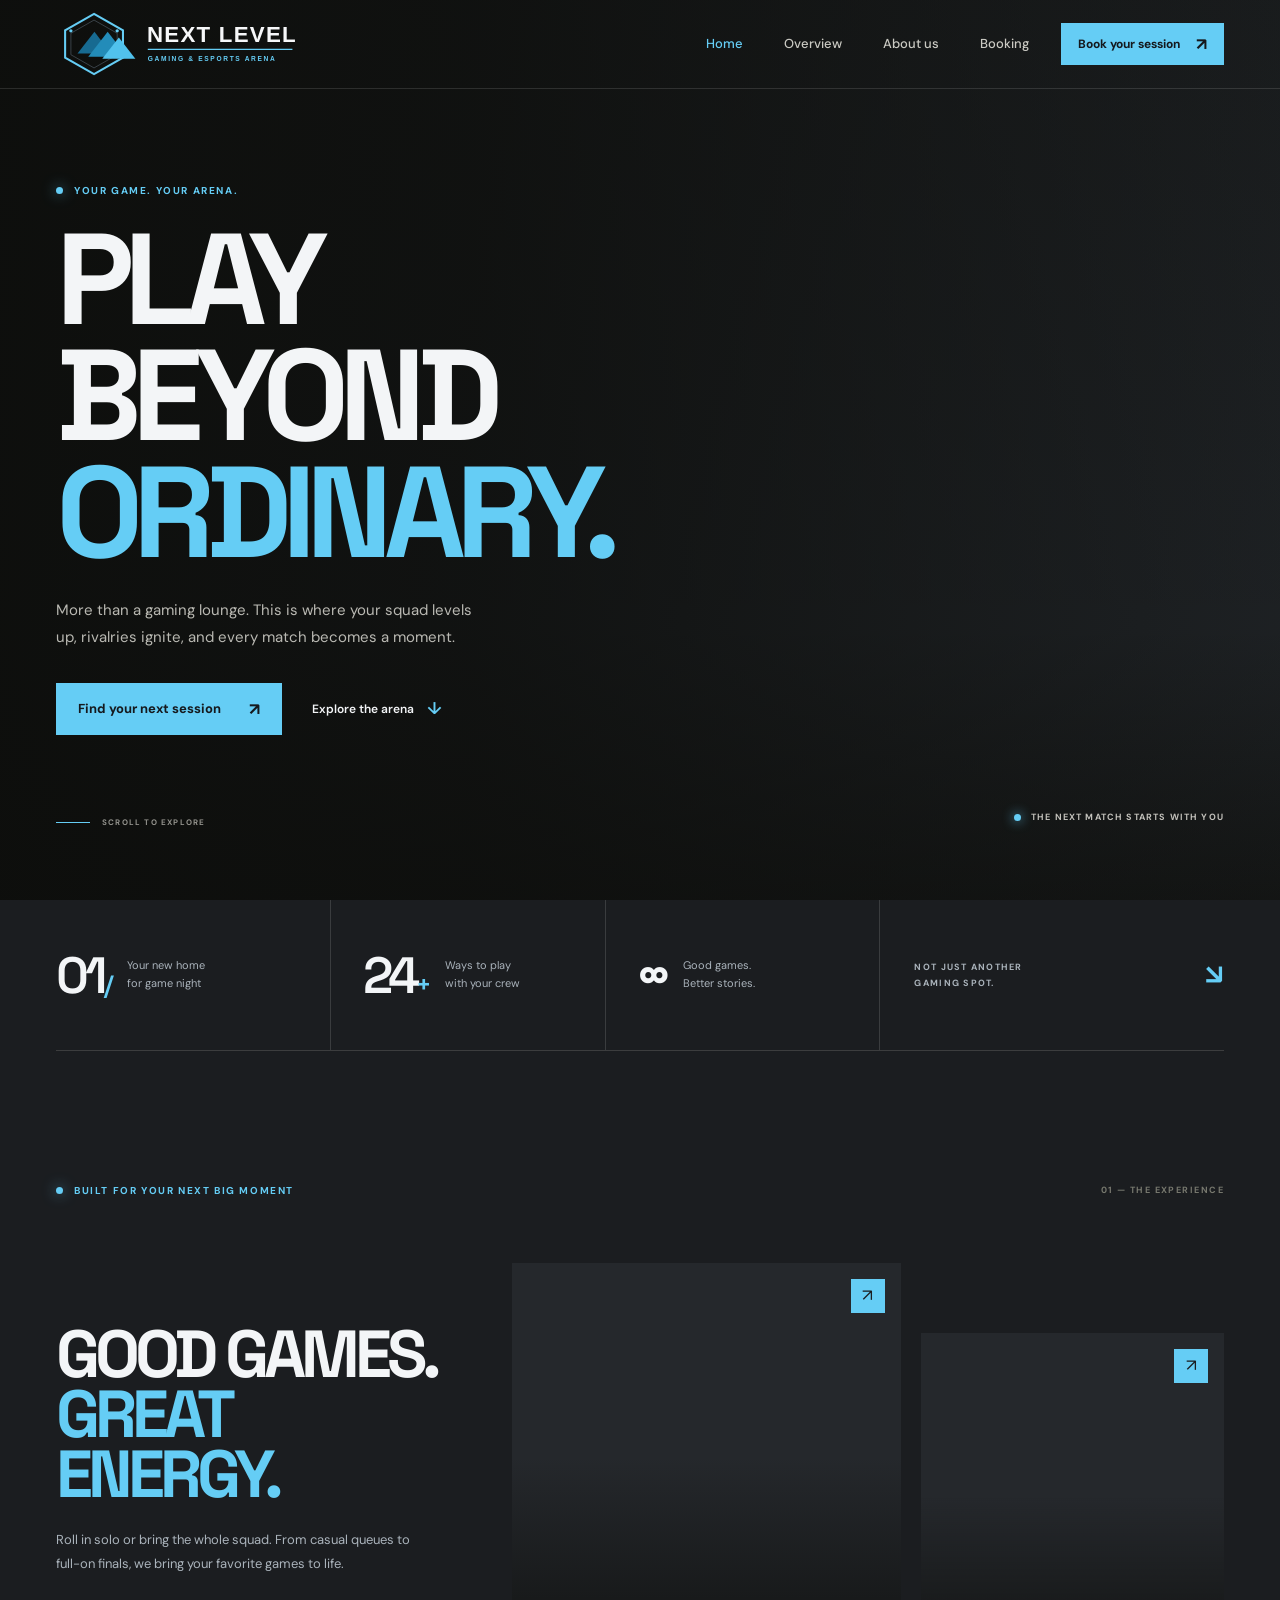
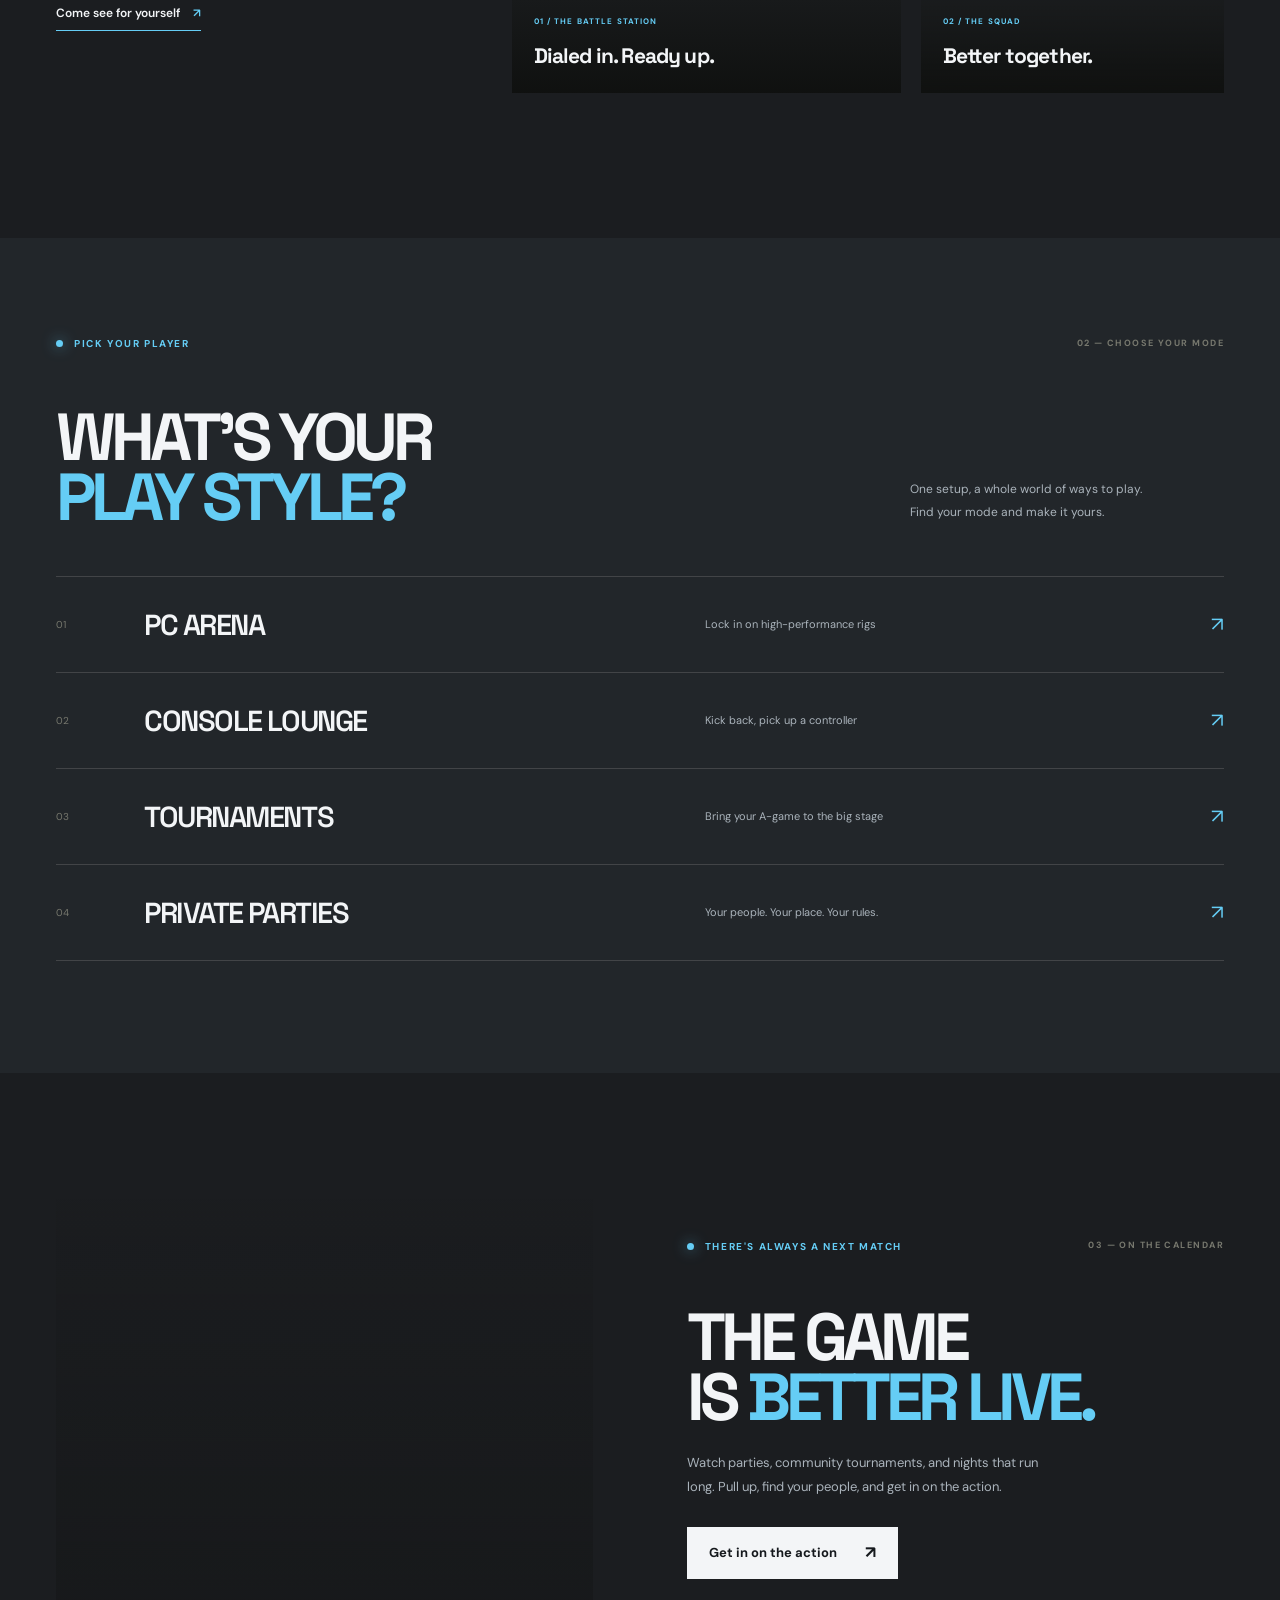
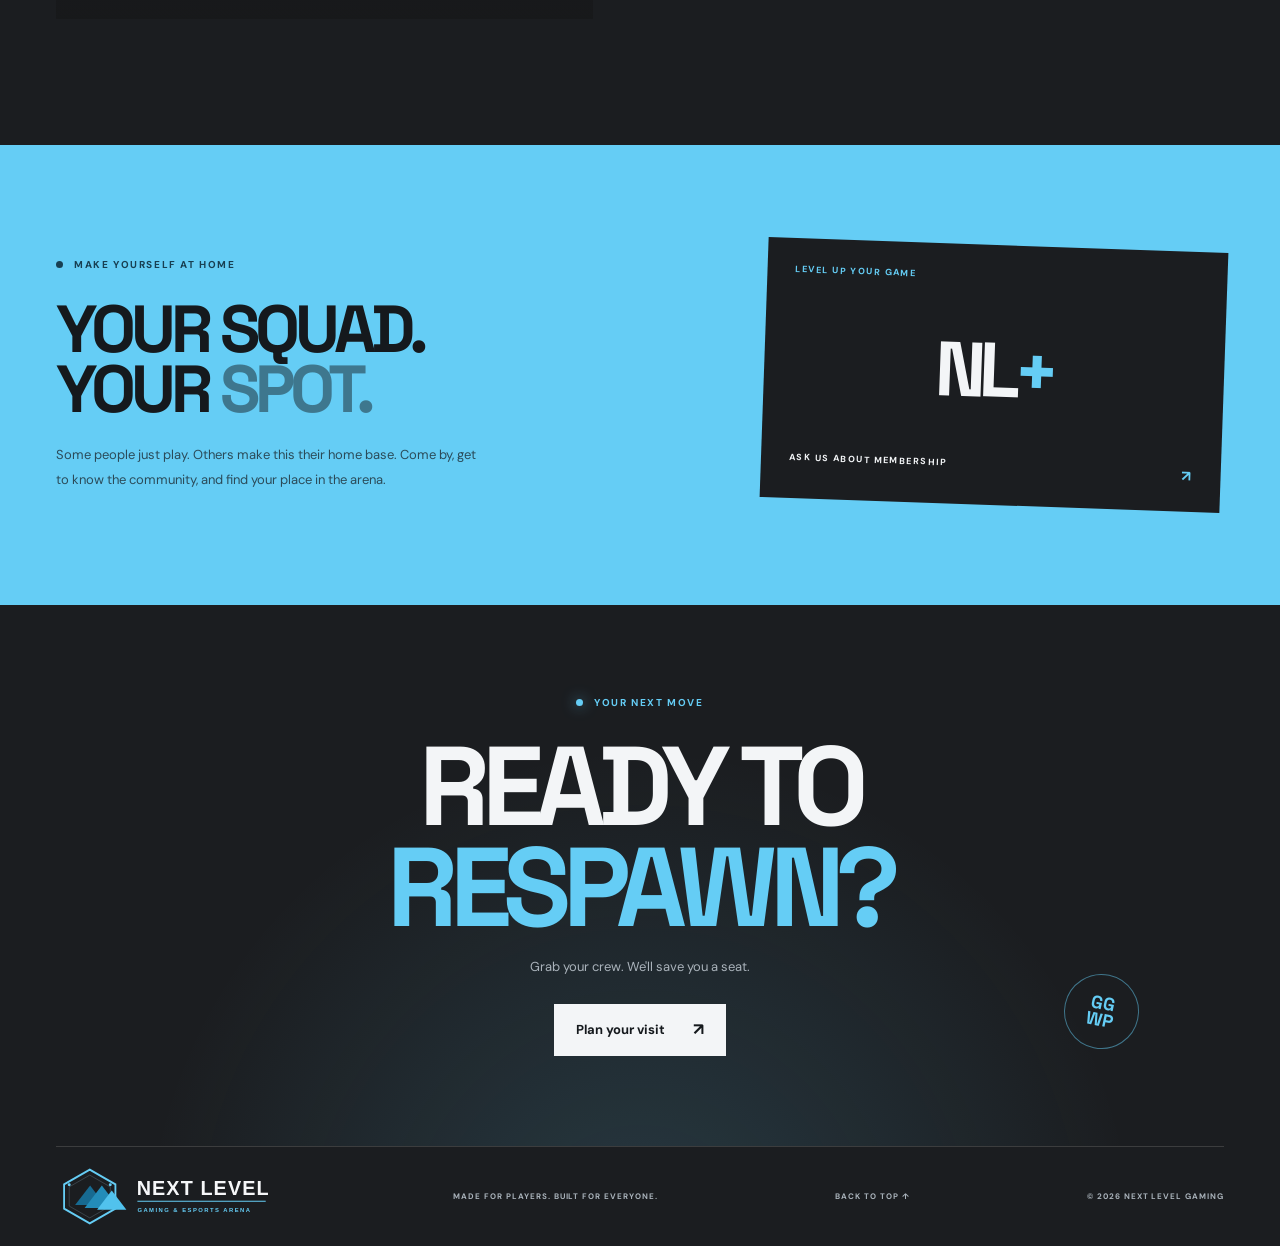
<file: index.html>
<!DOCTYPE html>
<html lang="en">
  <head>
    <meta charset="UTF-8" />
    <meta name="viewport" content="width=device-width, initial-scale=1.0" />
    <meta
      name="description"
      content="Next Level is your home for competitive gaming, unforgettable events, and all-night sessions in the ultimate esports arena."
    />
    <meta name="theme-color" content="#1b1d20" />
    <title>Next Level Gaming — Play beyond ordinary</title>
    <link rel="preconnect" href="https://fonts.googleapis.com" />
    <link rel="preconnect" href="https://fonts.gstatic.com" crossorigin />
    <link
      href="https://fonts.googleapis.com/css2?family=DM+Sans:wght@400;500;600;700&family=Space+Grotesk:wght@400;500;600;700&display=swap"
      rel="stylesheet"
    />
    <link rel="stylesheet" href="styles.css" />
  </head>
  <body>
    <div class="arena-page">
      <header class="arena-header">
        <div class="arena-nav-wrap">
          <a class="arena-brand" href="index.html#home" aria-label="Next Level Gaming and Esports Arena home">
            <img src="logo.svg" alt="Next Level Gaming and Esports Arena" />
          </a>

          <button
            class="arena-menu-toggle"
            type="button"
            aria-label="Open navigation"
            aria-expanded="false"
            aria-controls="arena-navigation"
          >
            <span></span>
            <span></span>
          </button>

          <nav class="arena-nav" id="arena-navigation" aria-label="Main navigation">
            <a href="index.html" aria-current="page">Home</a>
            <a href="overview.html">Overview</a>
            <a href="about.html">About us</a>
            <a href="booking.html">Booking</a>
          </nav>

          <a class="arena-button arena-button-nav" href="booking.html">
            Book your session <span aria-hidden="true">↗</span>
          </a>
        </div>
      </header>

      <main>
        <section class="arena-hero" id="home">
          <div class="arena-hero-image" aria-hidden="true"></div>
          <div class="arena-hero-shade" aria-hidden="true"></div>
          <div class="arena-hero-content">
            <p class="arena-eyebrow"><span></span> Your game. Your arena.</p>
            <h1>PLAY<br />BEYOND<br /><span>ORDINARY.</span></h1>
            <p class="arena-hero-copy">
              More than a gaming lounge. This is where your squad levels up, rivalries ignite,
              and every match becomes a moment.
            </p>
            <div class="arena-hero-actions">
              <a class="arena-button" href="booking.html">
                Find your next session <span aria-hidden="true">↗</span>
              </a>
              <a class="arena-text-link" href="#experience">
                Explore the arena <span aria-hidden="true">↓</span>
              </a>
            </div>
          </div>
          <div class="arena-hero-note">
            <span class="arena-live-dot"></span>
            <span>THE NEXT MATCH STARTS WITH YOU</span>
          </div>
          <a class="arena-scroll-cue" href="#experience" aria-label="Scroll to explore">
            <span></span> SCROLL TO EXPLORE
          </a>
        </section>

        <section class="arena-stats" aria-label="Arena highlights">
          <div class="arena-stat">
            <span class="arena-stat-number">01<span>/</span></span>
            <span class="arena-stat-label">Your new home<br />for game night</span>
          </div>
          <div class="arena-stat">
            <span class="arena-stat-number">24<span>+</span></span>
            <span class="arena-stat-label">Ways to play<br />with your crew</span>
          </div>
          <div class="arena-stat">
            <span class="arena-stat-number">∞</span>
            <span class="arena-stat-label">Good games.<br />Better stories.</span>
          </div>
          <div class="arena-stat-callout">
            <span>NOT JUST ANOTHER<br />GAMING SPOT.</span>
            <span class="arena-arrow" aria-hidden="true">↘</span>
          </div>
        </section>

        <section class="arena-section arena-experience" id="experience">
          <div class="arena-section-top">
            <p class="arena-eyebrow"><span></span> Built for your next big moment</p>
            <span class="arena-index">01 — THE EXPERIENCE</span>
          </div>
          <div class="arena-experience-grid">
            <div class="arena-section-intro">
              <h2>GOOD GAMES.<br /><span>GREAT ENERGY.</span></h2>
              <p>
                Roll in solo or bring the whole squad. From casual queues to full-on finals,
                we bring your favorite games to life.
              </p>
              <a class="arena-underlined-link" href="booking.html">
                Come see for yourself <span aria-hidden="true">↗</span>
              </a>
            </div>
            <div class="arena-feature arena-feature-large">
              <div class="arena-feature-image arena-feature-pc" role="img" aria-label="Gaming PC setup with colorful lights"></div>
              <div class="arena-feature-caption">
                <span>01 / THE BATTLE STATION</span>
                <h3>Dialed in. Ready up.</h3>
              </div>
              <span class="arena-feature-arrow" aria-hidden="true">↗</span>
            </div>
            <div class="arena-feature">
              <div class="arena-feature-image arena-feature-squad" role="img" aria-label="Friends enjoying a gaming session together"></div>
              <div class="arena-feature-caption">
                <span>02 / THE SQUAD</span>
                <h3>Better together.</h3>
              </div>
              <span class="arena-feature-arrow" aria-hidden="true">↗</span>
            </div>
          </div>
        </section>

        <section class="arena-games" id="games">
          <div class="arena-section arena-games-inner">
            <div class="arena-section-top">
              <p class="arena-eyebrow"><span></span> Pick your player</p>
              <span class="arena-index">02 — CHOOSE YOUR MODE</span>
            </div>
            <div class="arena-games-heading">
              <h2>WHAT'S YOUR<br /><span>PLAY STYLE?</span></h2>
              <p>One setup, a whole world of ways to play.<br />Find your mode and make it yours.</p>
            </div>
            <div class="arena-game-list">
              <a class="arena-game-row" href="booking.html">
                <span class="arena-game-number">01</span>
                <span class="arena-game-name">PC ARENA</span>
                <span class="arena-game-detail">Lock in on high-performance rigs</span>
                <span class="arena-game-arrow" aria-hidden="true">↗</span>
              </a>
              <a class="arena-game-row" href="booking.html">
                <span class="arena-game-number">02</span>
                <span class="arena-game-name">CONSOLE LOUNGE</span>
                <span class="arena-game-detail">Kick back, pick up a controller</span>
                <span class="arena-game-arrow" aria-hidden="true">↗</span>
              </a>
              <a class="arena-game-row" href="overview.html">
                <span class="arena-game-number">03</span>
                <span class="arena-game-name">TOURNAMENTS</span>
                <span class="arena-game-detail">Bring your A-game to the big stage</span>
                <span class="arena-game-arrow" aria-hidden="true">↗</span>
              </a>
              <a class="arena-game-row" href="booking.html">
                <span class="arena-game-number">04</span>
                <span class="arena-game-name">PRIVATE PARTIES</span>
                <span class="arena-game-detail">Your people. Your place. Your rules.</span>
                <span class="arena-game-arrow" aria-hidden="true">↗</span>
              </a>
            </div>
          </div>
        </section>

        <section class="arena-events arena-section" id="events">
          <div class="arena-event-image" role="img" aria-label="Esports event with a live audience"></div>
          <div class="arena-event-content">
            <div class="arena-section-top">
              <p class="arena-eyebrow"><span></span> There's always a next match</p>
              <span class="arena-index">03 — ON THE CALENDAR</span>
            </div>
            <h2>THE GAME<br />IS <span>BETTER LIVE.</span></h2>
            <p>
              Watch parties, community tournaments, and nights that run long. Pull up,
              find your people, and get in on the action.
            </p>
            <a class="arena-button arena-button-dark" href="booking.html">
              Get in on the action <span aria-hidden="true">↗</span>
            </a>
          </div>
        </section>

        <section class="arena-membership" id="membership">
          <div class="arena-membership-inner">
            <div>
              <p class="arena-eyebrow"><span></span> Make yourself at home</p>
              <h2>YOUR SQUAD.<br />YOUR <span>SPOT.</span></h2>
              <p class="arena-membership-copy">
                Some people just play. Others make this their home base. Come by, get to know
                the community, and find your place in the arena.
              </p>
            </div>
            <a class="arena-membership-card" href="booking.html">
              <span class="arena-membership-card-top">LEVEL UP YOUR GAME</span>
              <span class="arena-membership-card-mark" aria-hidden="true">NL<span>+</span></span>
              <span class="arena-membership-card-bottom">ASK US ABOUT MEMBERSHIP <span>↗</span></span>
            </a>
          </div>
        </section>

        <section class="arena-visit" id="visit">
          <div class="arena-visit-inner">
            <p class="arena-eyebrow"><span></span> Your next move</p>
            <h2>READY TO<br /><span>RESPAWN?</span></h2>
            <p>Grab your crew. We'll save you a seat.</p>
            <a
              class="arena-button arena-button-dark"
              href="booking.html"
            >
              Plan your visit <span aria-hidden="true">↗</span>
            </a>
          </div>
          <span class="arena-visit-stamp" aria-hidden="true">GG<br />WP</span>
        </section>
      </main>

      <footer class="arena-footer">
        <a class="arena-brand" href="index.html#home" aria-label="Next Level Gaming and Esports Arena home">
          <img src="logo.svg" alt="Next Level Gaming and Esports Arena" />
        </a>
        <p>MADE FOR PLAYERS. BUILT FOR EVERYONE.</p>
        <a href="index.html#home">BACK TO TOP ↑</a>
        <span class="arena-copyright">© <span id="arena-year"></span> NEXT LEVEL GAMING</span>
      </footer>
    </div>

    <script src="site.js"></script>
  </body>
</html>
</file>
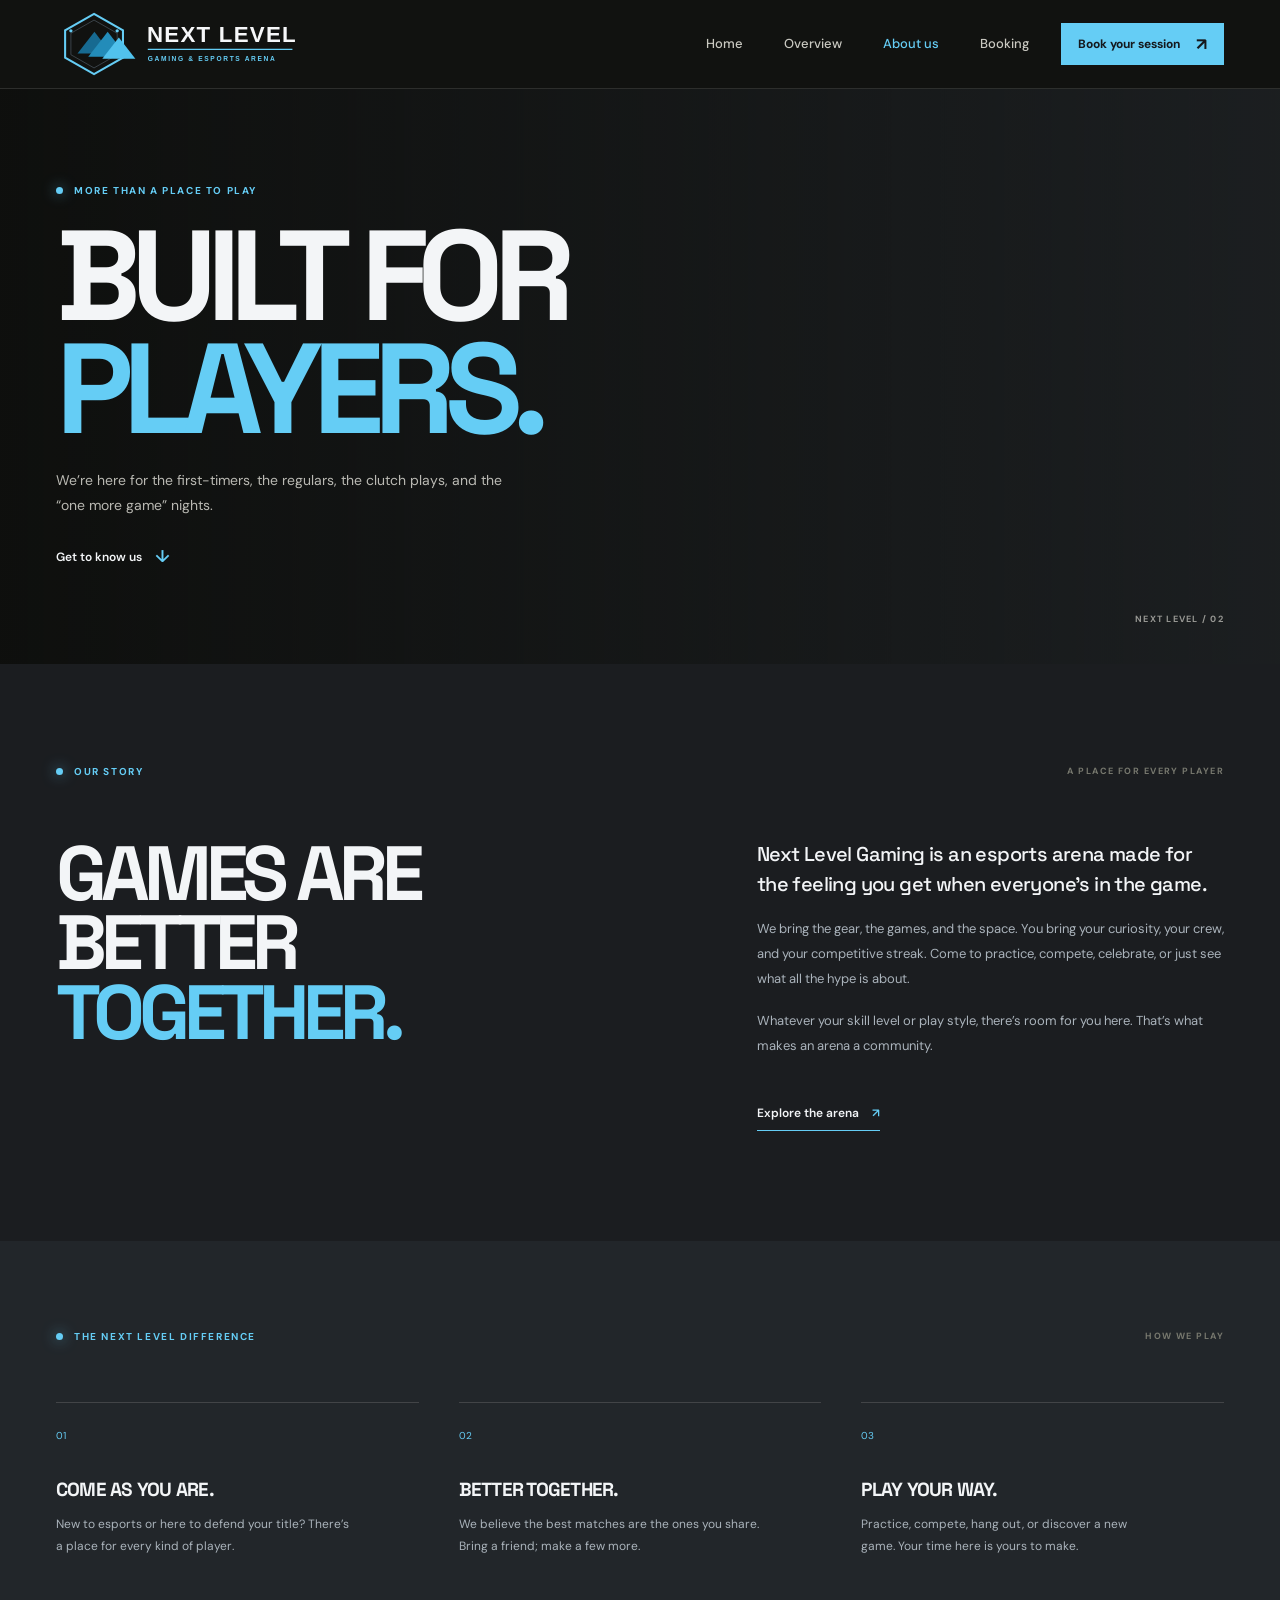
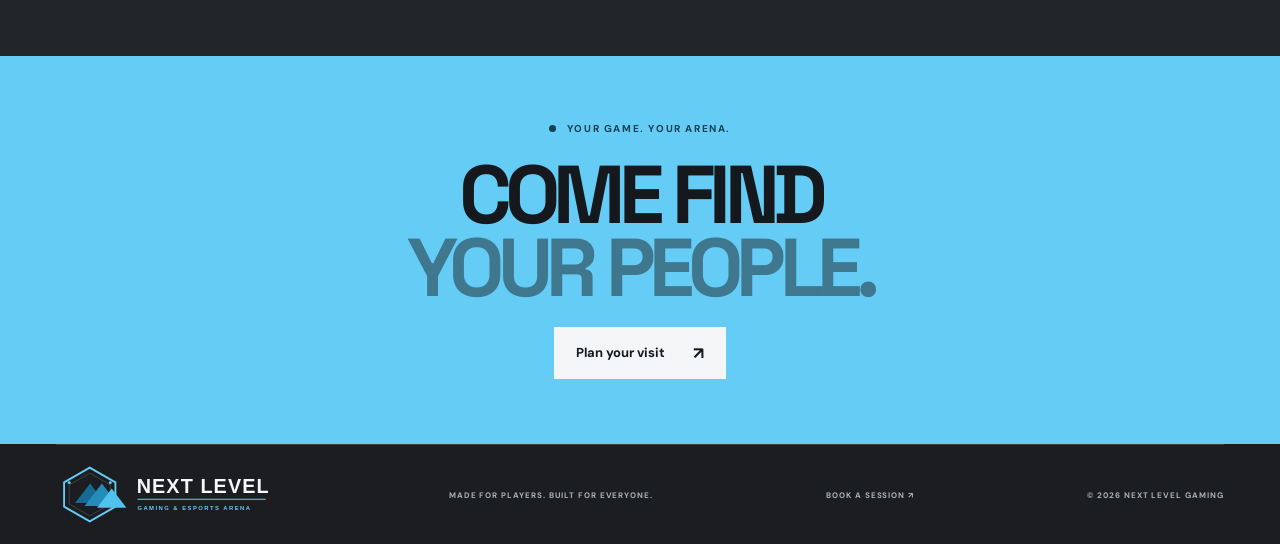
<file: about.html>
<!DOCTYPE html>
<html lang="en">
  <head>
    <meta charset="UTF-8" />
    <meta name="viewport" content="width=device-width, initial-scale=1.0" />
    <meta
      name="description"
      content="Meet Next Level Gaming: an esports arena built around great games, good people, and a place for everyone to play."
    />
    <meta name="theme-color" content="#1b1d20" />
    <title>About Us — Next Level Gaming</title>
    <link rel="preconnect" href="https://fonts.googleapis.com" />
    <link rel="preconnect" href="https://fonts.gstatic.com" crossorigin />
    <link
      href="https://fonts.googleapis.com/css2?family=DM+Sans:wght@400;500;600;700&family=Space+Grotesk:wght@400;500;600;700&display=swap"
      rel="stylesheet"
    />
    <link rel="stylesheet" href="styles.css" />
  </head>
  <body>
    <div class="arena-page arena-interior-page">
      <header class="arena-header arena-header-inner">
        <div class="arena-nav-wrap">
          <a class="arena-brand" href="index.html" aria-label="Next Level Gaming and Esports Arena home">
            <img src="logo.svg" alt="Next Level Gaming and Esports Arena" />
          </a>
          <button class="arena-menu-toggle" type="button" aria-label="Open navigation" aria-expanded="false" aria-controls="arena-navigation">
            <span></span><span></span>
          </button>
          <nav class="arena-nav" id="arena-navigation" aria-label="Main navigation">
            <a href="index.html">Home</a>
            <a href="overview.html">Overview</a>
            <a href="about.html" aria-current="page">About us</a>
            <a href="booking.html">Booking</a>
          </nav>
          <a class="arena-button arena-button-nav" href="booking.html">Book your session <span aria-hidden="true">↗</span></a>
        </div>
      </header>

      <main>
        <section class="arena-page-hero about-hero">
          <div class="arena-page-hero-image about-hero-image" aria-hidden="true"></div>
          <div class="arena-page-hero-content">
            <p class="arena-eyebrow"><span></span> More than a place to play</p>
            <h1>BUILT FOR<br /><span>PLAYERS.</span></h1>
            <p>We’re here for the first-timers, the regulars, the clutch plays, and the “one more game” nights.</p>
            <a class="arena-text-link" href="#our-story">Get to know us <span aria-hidden="true">↓</span></a>
          </div>
          <span class="arena-page-hero-index">NEXT LEVEL / 02</span>
        </section>

        <section class="arena-section about-story" id="our-story">
          <div class="arena-section-top">
            <p class="arena-eyebrow"><span></span> Our story</p>
            <span class="arena-index">A PLACE FOR EVERY PLAYER</span>
          </div>
          <div class="about-story-grid">
            <h2>GAMES ARE<br />BETTER <span>TOGETHER.</span></h2>
            <div class="about-story-copy">
              <p class="about-lead">Next Level Gaming is an esports arena made for the feeling you get when everyone’s in the game.</p>
              <p>We bring the gear, the games, and the space. You bring your curiosity, your crew, and your competitive streak. Come to practice, compete, celebrate, or just see what all the hype is about.</p>
              <p>Whatever your skill level or play style, there’s room for you here. That’s what makes an arena a community.</p>
              <a class="arena-underlined-link" href="overview.html">Explore the arena <span aria-hidden="true">↗</span></a>
            </div>
          </div>
        </section>

        <section class="about-values">
          <div class="arena-section">
            <div class="arena-section-top">
              <p class="arena-eyebrow"><span></span> The next level difference</p>
              <span class="arena-index">HOW WE PLAY</span>
            </div>
            <div class="about-value-grid">
              <article class="about-value">
                <span>01</span>
                <h3>COME AS YOU ARE.</h3>
                <p>New to esports or here to defend your title? There’s a place for every kind of player.</p>
              </article>
              <article class="about-value">
                <span>02</span>
                <h3>BETTER TOGETHER.</h3>
                <p>We believe the best matches are the ones you share. Bring a friend; make a few more.</p>
              </article>
              <article class="about-value">
                <span>03</span>
                <h3>PLAY YOUR WAY.</h3>
                <p>Practice, compete, hang out, or discover a new game. Your time here is yours to make.</p>
              </article>
            </div>
          </div>
        </section>

        <section class="overview-callout">
          <p class="arena-eyebrow"><span></span> Your game. Your arena.</p>
          <h2>COME FIND<br /><span>YOUR PEOPLE.</span></h2>
          <a class="arena-button arena-button-dark" href="booking.html">Plan your visit <span aria-hidden="true">↗</span></a>
        </section>
      </main>

      <footer class="arena-footer">
        <a class="arena-brand" href="index.html" aria-label="Next Level Gaming and Esports Arena home">
          <img src="logo.svg" alt="Next Level Gaming and Esports Arena" />
        </a>
        <p>MADE FOR PLAYERS. BUILT FOR EVERYONE.</p>
        <a href="booking.html">BOOK A SESSION ↗</a>
        <span class="arena-copyright">© <span class="arena-year"></span> NEXT LEVEL GAMING</span>
      </footer>
    </div>
    <script src="site.js"></script>
  </body>
</html>
</file>
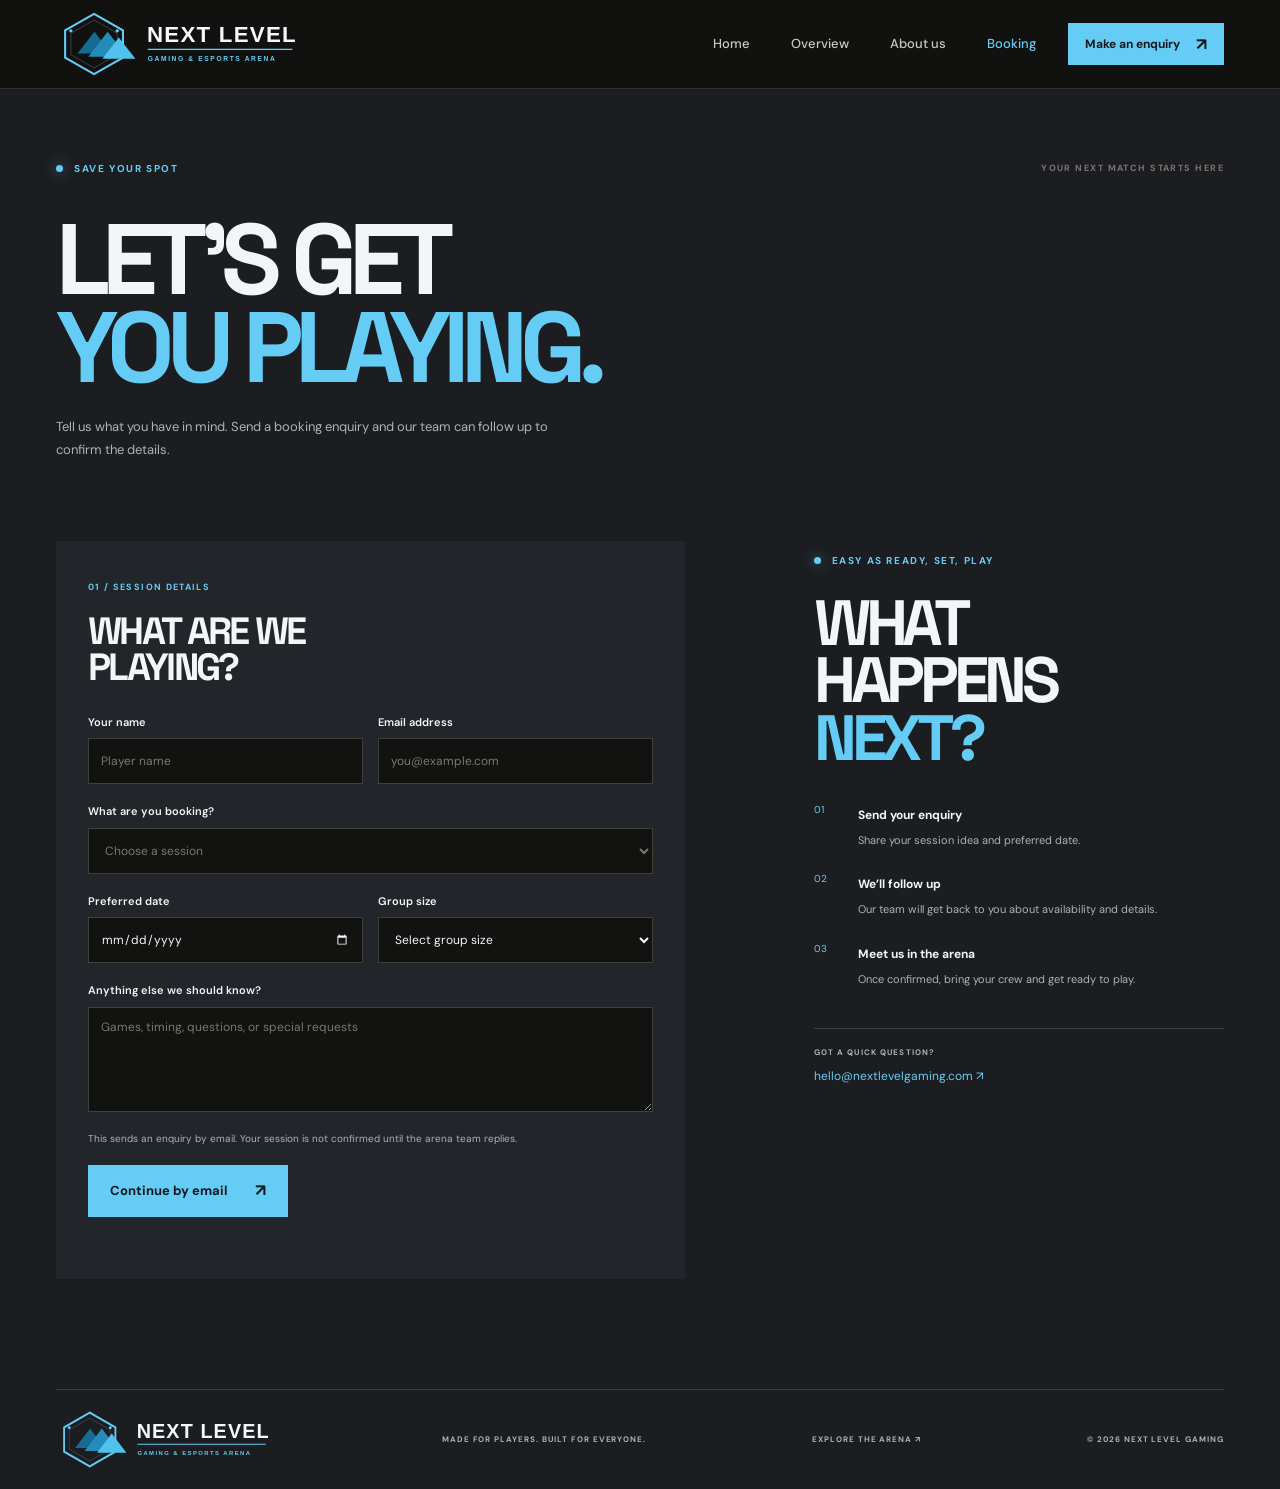
<file: booking.html>
<!DOCTYPE html>
<html lang="en">
  <head>
    <meta charset="UTF-8" />
    <meta name="viewport" content="width=device-width, initial-scale=1.0" />
    <meta
      name="description"
      content="Tell Next Level Gaming what you’d like to play and when. Send a booking enquiry for a gaming session or private party."
    />
    <meta name="theme-color" content="#1b1d20" />
    <title>Booking — Next Level Gaming</title>
    <link rel="preconnect" href="https://fonts.googleapis.com" />
    <link rel="preconnect" href="https://fonts.gstatic.com" crossorigin />
    <link
      href="https://fonts.googleapis.com/css2?family=DM+Sans:wght@400;500;600;700&family=Space+Grotesk:wght@400;500;600;700&display=swap"
      rel="stylesheet"
    />
    <link rel="stylesheet" href="styles.css" />
  </head>
  <body>
    <div class="arena-page arena-interior-page">
      <header class="arena-header arena-header-inner">
        <div class="arena-nav-wrap">
          <a class="arena-brand" href="index.html" aria-label="Next Level Gaming and Esports Arena home">
            <img src="logo.svg" alt="Next Level Gaming and Esports Arena" />
          </a>
          <button class="arena-menu-toggle" type="button" aria-label="Open navigation" aria-expanded="false" aria-controls="arena-navigation">
            <span></span><span></span>
          </button>
          <nav class="arena-nav" id="arena-navigation" aria-label="Main navigation">
            <a href="index.html">Home</a>
            <a href="overview.html">Overview</a>
            <a href="about.html">About us</a>
            <a href="booking.html" aria-current="page">Booking</a>
          </nav>
          <a class="arena-button arena-button-nav" href="#booking-form">Make an enquiry <span aria-hidden="true">↗</span></a>
        </div>
      </header>

      <main>
        <section class="booking-intro">
          <div class="arena-section-top">
            <p class="arena-eyebrow"><span></span> Save your spot</p>
            <span class="arena-index">YOUR NEXT MATCH STARTS HERE</span>
          </div>
          <h1>LET’S GET<br /><span>YOU PLAYING.</span></h1>
          <p>Tell us what you have in mind. Send a booking enquiry and our team can follow up to confirm the details.</p>
        </section>

        <section class="booking-layout arena-section" id="booking-form">
          <form class="booking-form" id="arena-booking-form">
            <div class="booking-form-heading">
              <span>01 / SESSION DETAILS</span>
              <h2>WHAT ARE WE<br />PLAYING?</h2>
            </div>
            <div class="booking-fields">
              <label>
                Your name <span aria-hidden="true">*</span>
                <input name="name" type="text" autocomplete="name" placeholder="Player name" required />
              </label>
              <label>
                Email address <span aria-hidden="true">*</span>
                <input name="email" type="email" autocomplete="email" placeholder="you@example.com" required />
              </label>
              <label>
                What are you booking? <span aria-hidden="true">*</span>
                <select name="session" required>
                  <option value="" disabled selected>Choose a session</option>
                  <option>PC arena</option>
                  <option>Console lounge</option>
                  <option>Tournament or event</option>
                  <option>Private party</option>
                  <option>Not sure yet</option>
                </select>
              </label>
              <label>
                Preferred date
                <input name="date" type="date" />
              </label>
              <label>
                Group size
                <select name="groupSize">
                  <option value="" selected>Select group size</option>
                  <option>Just me</option>
                  <option>2–4 players</option>
                  <option>5–8 players</option>
                  <option>9 or more players</option>
                </select>
              </label>
              <label>
                Anything else we should know?
                <textarea name="notes" rows="4" placeholder="Games, timing, questions, or special requests"></textarea>
              </label>
            </div>
            <p class="booking-note">This sends an enquiry by email. Your session is not confirmed until the arena team replies.</p>
            <button class="arena-button booking-submit" type="submit">Continue by email <span aria-hidden="true">↗</span></button>
            <p class="booking-form-status" id="booking-form-status" aria-live="polite"></p>
          </form>

          <aside class="booking-aside">
            <p class="arena-eyebrow"><span></span> Easy as ready, set, play</p>
            <h2>WHAT<br />HAPPENS<br /><span>NEXT?</span></h2>
            <ol>
              <li><span>01</span><div><strong>Send your enquiry</strong><p>Share your session idea and preferred date.</p></div></li>
              <li><span>02</span><div><strong>We’ll follow up</strong><p>Our team will get back to you about availability and details.</p></div></li>
              <li><span>03</span><div><strong>Meet us in the arena</strong><p>Once confirmed, bring your crew and get ready to play.</p></div></li>
            </ol>
            <div class="booking-contact">
              <span>GOT A QUICK QUESTION?</span>
              <a href="mailto:hello@nextlevelgaming.com">hello@nextlevelgaming.com ↗</a>
            </div>
          </aside>
        </section>
      </main>

      <footer class="arena-footer">
        <a class="arena-brand" href="index.html" aria-label="Next Level Gaming and Esports Arena home">
          <img src="logo.svg" alt="Next Level Gaming and Esports Arena" />
        </a>
        <p>MADE FOR PLAYERS. BUILT FOR EVERYONE.</p>
        <a href="overview.html">EXPLORE THE ARENA ↗</a>
        <span class="arena-copyright">© <span class="arena-year"></span> NEXT LEVEL GAMING</span>
      </footer>
    </div>
    <script src="site.js"></script>
  </body>
</html>
</file>
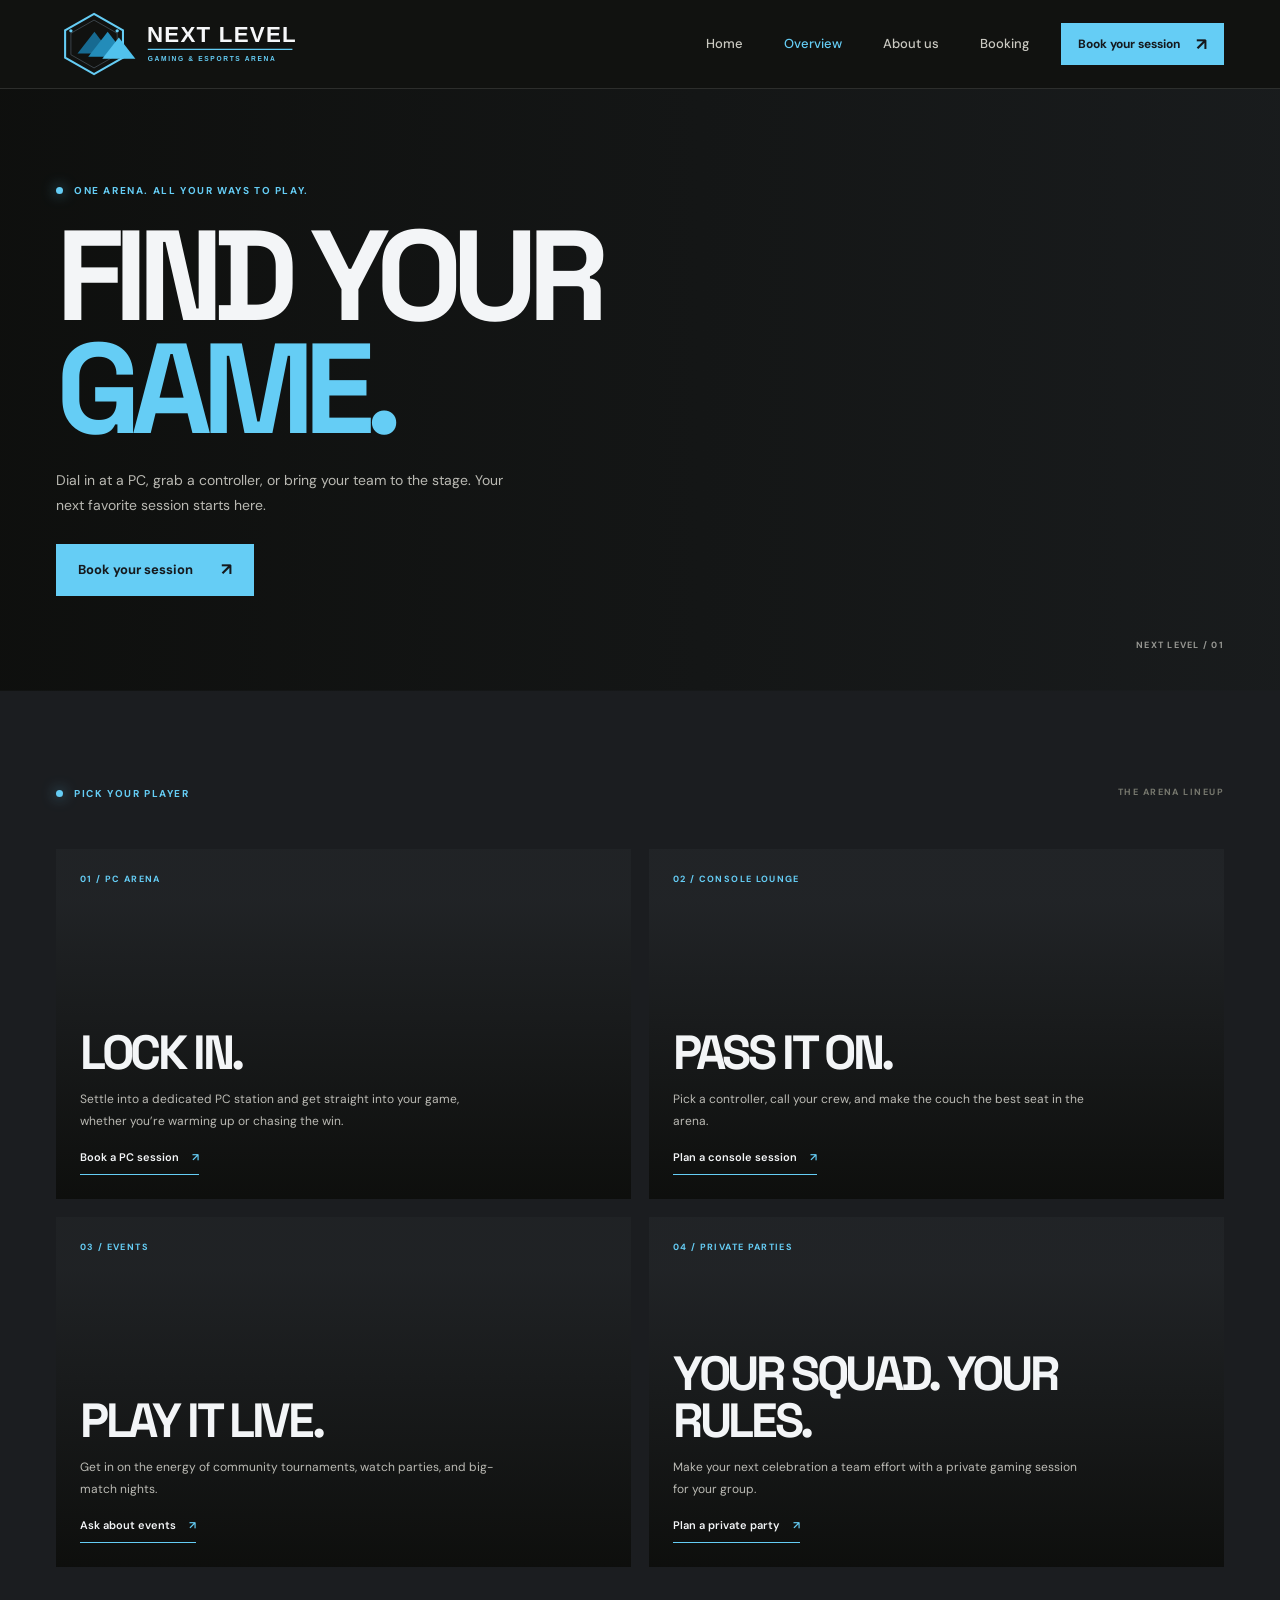
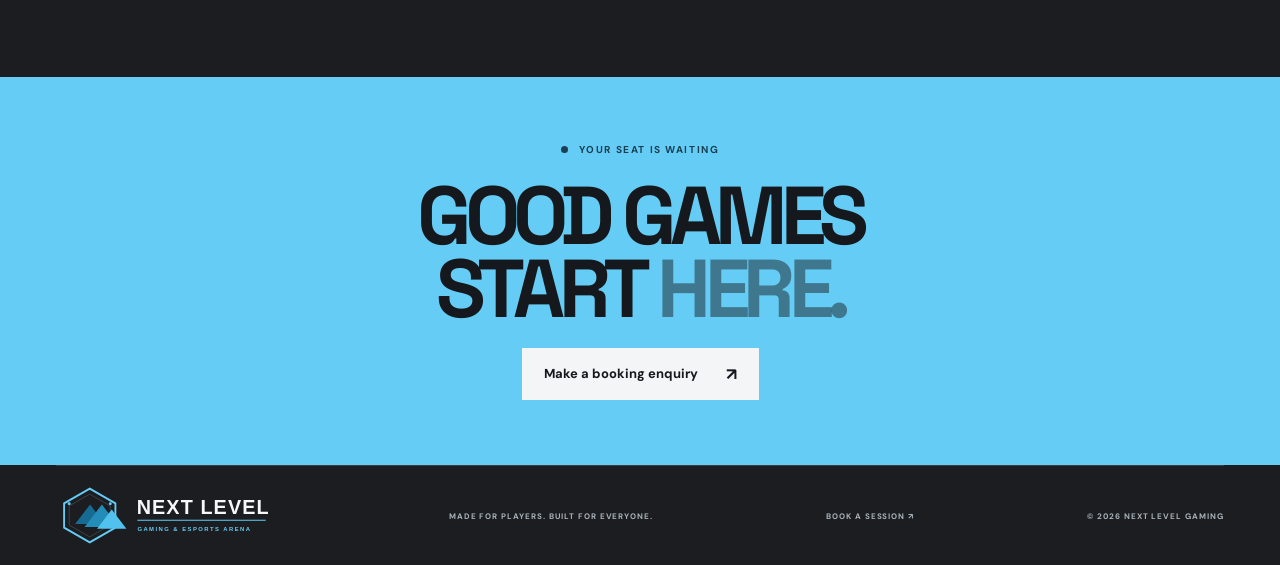
<file: overview.html>
<!DOCTYPE html>
<html lang="en">
  <head>
    <meta charset="UTF-8" />
    <meta name="viewport" content="width=device-width, initial-scale=1.0" />
    <meta
      name="description"
      content="Explore the PC arena, console lounge, tournaments, and private gaming parties at Next Level Gaming."
    />
    <meta name="theme-color" content="#1b1d20" />
    <title>Arena Overview — Next Level Gaming</title>
    <link rel="preconnect" href="https://fonts.googleapis.com" />
    <link rel="preconnect" href="https://fonts.gstatic.com" crossorigin />
    <link
      href="https://fonts.googleapis.com/css2?family=DM+Sans:wght@400;500;600;700&family=Space+Grotesk:wght@400;500;600;700&display=swap"
      rel="stylesheet"
    />
    <link rel="stylesheet" href="styles.css" />
  </head>
  <body>
    <div class="arena-page arena-interior-page">
      <header class="arena-header arena-header-inner">
        <div class="arena-nav-wrap">
          <a class="arena-brand" href="index.html" aria-label="Next Level Gaming and Esports Arena home">
            <img src="logo.svg" alt="Next Level Gaming and Esports Arena" />
          </a>
          <button class="arena-menu-toggle" type="button" aria-label="Open navigation" aria-expanded="false" aria-controls="arena-navigation">
            <span></span><span></span>
          </button>
          <nav class="arena-nav" id="arena-navigation" aria-label="Main navigation">
            <a href="index.html">Home</a>
            <a href="overview.html" aria-current="page">Overview</a>
            <a href="about.html">About us</a>
            <a href="booking.html">Booking</a>
          </nav>
          <a class="arena-button arena-button-nav" href="booking.html">Book your session <span aria-hidden="true">↗</span></a>
        </div>
      </header>

      <main>
        <section class="arena-page-hero overview-hero">
          <div class="arena-page-hero-image overview-hero-image" aria-hidden="true"></div>
          <div class="arena-page-hero-content">
            <p class="arena-eyebrow"><span></span> One arena. All your ways to play.</p>
            <h1>FIND YOUR<br /><span>GAME.</span></h1>
            <p>Dial in at a PC, grab a controller, or bring your team to the stage. Your next favorite session starts here.</p>
            <a class="arena-button" href="booking.html">Book your session <span aria-hidden="true">↗</span></a>
          </div>
          <span class="arena-page-hero-index">NEXT LEVEL / 01</span>
        </section>

        <section class="arena-section overview-offerings">
          <div class="arena-section-top">
            <p class="arena-eyebrow"><span></span> Pick your player</p>
            <span class="arena-index">THE ARENA LINEUP</span>
          </div>
          <div class="overview-grid">
            <article class="overview-card overview-card-pc">
              <span class="overview-card-number">01 / PC ARENA</span>
              <div>
                <h2>LOCK IN.</h2>
                <p>Settle into a dedicated PC station and get straight into your game, whether you’re warming up or chasing the win.</p>
                <a class="arena-underlined-link" href="booking.html">Book a PC session <span aria-hidden="true">↗</span></a>
              </div>
            </article>
            <article class="overview-card overview-card-console">
              <span class="overview-card-number">02 / CONSOLE LOUNGE</span>
              <div>
                <h2>PASS IT ON.</h2>
                <p>Pick a controller, call your crew, and make the couch the best seat in the arena.</p>
                <a class="arena-underlined-link" href="booking.html">Plan a console session <span aria-hidden="true">↗</span></a>
              </div>
            </article>
            <article class="overview-card overview-card-events">
              <span class="overview-card-number">03 / EVENTS</span>
              <div>
                <h2>PLAY IT LIVE.</h2>
                <p>Get in on the energy of community tournaments, watch parties, and big-match nights.</p>
                <a class="arena-underlined-link" href="booking.html">Ask about events <span aria-hidden="true">↗</span></a>
              </div>
            </article>
            <article class="overview-card overview-card-parties">
              <span class="overview-card-number">04 / PRIVATE PARTIES</span>
              <div>
                <h2>YOUR SQUAD. YOUR RULES.</h2>
                <p>Make your next celebration a team effort with a private gaming session for your group.</p>
                <a class="arena-underlined-link" href="booking.html">Plan a private party <span aria-hidden="true">↗</span></a>
              </div>
            </article>
          </div>
        </section>

        <section class="overview-callout">
          <p class="arena-eyebrow"><span></span> Your seat is waiting</p>
          <h2>GOOD GAMES<br />START <span>HERE.</span></h2>
          <a class="arena-button arena-button-dark" href="booking.html">Make a booking enquiry <span aria-hidden="true">↗</span></a>
        </section>
      </main>

      <footer class="arena-footer">
        <a class="arena-brand" href="index.html" aria-label="Next Level Gaming and Esports Arena home">
          <img src="logo.svg" alt="Next Level Gaming and Esports Arena" />
        </a>
        <p>MADE FOR PLAYERS. BUILT FOR EVERYONE.</p>
        <a href="booking.html">BOOK A SESSION ↗</a>
        <span class="arena-copyright">© <span class="arena-year"></span> NEXT LEVEL GAMING</span>
      </footer>
    </div>
    <script src="site.js"></script>
  </body>
</html>
</file>
<file: styles.css>
:root {
  color-scheme: dark;
  --arena-bg: #1b1d20;
  --arena-surface: #25282c;
  --arena-text: #f3f5f7;
  --arena-muted: #aab3bb;
  --arena-accent: #65cdf5;
  --arena-line: rgba(243, 241, 233, 0.15);
  --arena-display: "Space Grotesk", sans-serif;
  --arena-body: "DM Sans", sans-serif;
}

* {
  box-sizing: border-box;
}

html {
  scroll-behavior: smooth;
  scroll-padding-top: 88px;
}

body {
  margin: 0;
  background: var(--arena-bg);
  color: var(--arena-text);
  font-family: var(--arena-body);
  line-height: 1.5;
  -webkit-font-smoothing: antialiased;
}

body,
button,
a {
  -webkit-tap-highlight-color: transparent;
}

a {
  color: inherit;
  text-decoration: none;
}

button {
  color: inherit;
  font: inherit;
}

img,
svg {
  display: block;
}

.arena-page {
  overflow: hidden;
}

.arena-header {
  position: absolute;
  inset: 0 0 auto;
  z-index: 5;
  border-bottom: 1px solid rgba(255, 255, 255, 0.12);
}

.arena-nav-wrap {
  width: min(1440px, calc(100% - 112px));
  min-height: 88px;
  margin: 0 auto;
  display: flex;
  align-items: center;
  justify-content: space-between;
  gap: 32px;
}

.arena-brand {
  display: inline-flex;
  align-items: center;
  flex: 0 0 auto;
  gap: 10px;
}

.arena-brand img {
  display: block;
  width: 248px;
  height: auto;
}

.arena-brand-icon {
  display: grid;
  width: 36px;
  height: 36px;
  place-items: center;
  background: var(--arena-accent);
  color: var(--arena-bg);
}

.arena-brand-icon svg {
  width: 28px;
}

.arena-brand-name {
  font-family: var(--arena-display);
  font-size: 15px;
  font-weight: 700;
  letter-spacing: -0.07em;
}

.arena-brand-name span {
  color: var(--arena-accent);
}

.arena-nav {
  display: flex;
  align-items: center;
  gap: clamp(24px, 3.2vw, 52px);
  margin-left: auto;
  color: rgba(243, 241, 233, 0.82);
  font-size: 13px;
  font-weight: 500;
}

.arena-nav a,
.arena-footer > a:not(.arena-brand) {
  transition: color 180ms ease;
}

.arena-nav a:hover,
.arena-footer > a:not(.arena-brand):hover {
  color: var(--arena-accent);
}

.arena-button {
  min-height: 52px;
  display: inline-flex;
  align-items: center;
  justify-content: center;
  gap: 28px;
  padding: 0 22px;
  background: var(--arena-accent);
  color: #15191d;
  font-size: 13px;
  font-weight: 700;
  transition: background 180ms ease, transform 180ms ease;
}

.arena-button:hover {
  transform: translateY(-2px);
  background: #8addfa;
}

.arena-button span {
  font-size: 17px;
  line-height: 1;
}

.arena-button-nav {
  min-height: 42px;
  padding-inline: 17px;
  gap: 16px;
  font-size: 12px;
}

.arena-menu-toggle {
  display: none;
}

.arena-hero {
  position: relative;
  min-height: 770px;
  height: min(920px, 100svh);
  display: flex;
  align-items: center;
  padding: 132px max(56px, calc((100vw - 1440px) / 2)) 128px;
  isolation: isolate;
  background: #22262a;
}

.arena-hero-image,
.arena-hero-shade {
  position: absolute;
  inset: 0;
  z-index: -1;
}

.arena-hero-image {
  background-image: url("https://images.unsplash.com/photo-1542751371-adc38448a05e?auto=format&fit=crop&w=2200&q=85");
  background-size: cover;
  background-position: center 42%;
  opacity: 0.73;
}

.arena-hero-shade {
  background:
    linear-gradient(90deg, rgba(13, 14, 12, 0.96) 0%, rgba(13, 14, 12, 0.82) 37%, rgba(13, 14, 12, 0.23) 100%),
    linear-gradient(0deg, rgba(16, 17, 15, 0.72), transparent 30%, rgba(16, 17, 15, 0.3));
}

.arena-hero-content {
  width: min(690px, 100%);
  margin-top: 14px;
}

.arena-eyebrow,
.arena-index {
  margin: 0;
  font-size: 10px;
  font-weight: 700;
  letter-spacing: 0.16em;
  text-transform: uppercase;
}

.arena-eyebrow {
  display: flex;
  align-items: center;
  gap: 11px;
  color: var(--arena-accent);
}

.arena-eyebrow > span {
  width: 7px;
  height: 7px;
  flex: 0 0 auto;
  background: var(--arena-accent);
  border-radius: 50%;
  box-shadow: 0 0 14px rgba(101, 205, 245, 0.7);
}

.arena-hero h1,
.arena-section-intro h2,
.arena-games-heading h2,
.arena-event-content h2,
.arena-membership h2,
.arena-visit h2 {
  margin: 0;
  font-family: var(--arena-display);
  font-weight: 700;
  letter-spacing: -0.075em;
  line-height: 0.9;
}

.arena-hero h1 {
  margin-top: 24px;
  font-size: clamp(76px, 10.1vw, 148px);
}

.arena-hero h1 span,
.arena-section-intro h2 span,
.arena-games-heading h2 span,
.arena-event-content h2 span,
.arena-membership h2 span,
.arena-visit h2 span {
  color: var(--arena-accent);
}

.arena-hero-copy {
  max-width: 430px;
  margin: 26px 0 0;
  color: rgba(243, 241, 233, 0.75);
  font-size: 15px;
  line-height: 1.8;
}

.arena-hero-actions {
  display: flex;
  align-items: center;
  gap: 30px;
  margin-top: 32px;
}

.arena-text-link,
.arena-underlined-link {
  display: inline-flex;
  align-items: center;
  gap: 13px;
  font-size: 12px;
  font-weight: 600;
}

.arena-text-link span {
  color: var(--arena-accent);
  font-size: 17px;
}

.arena-hero-note {
  position: absolute;
  right: max(56px, calc((100vw - 1440px) / 2));
  bottom: 76px;
  display: flex;
  align-items: center;
  gap: 10px;
  color: rgba(243, 241, 233, 0.78);
  font-size: 9px;
  font-weight: 700;
  letter-spacing: 0.13em;
}

.arena-live-dot {
  width: 7px;
  height: 7px;
  border-radius: 50%;
  background: var(--arena-accent);
  box-shadow: 0 0 12px var(--arena-accent);
}

.arena-scroll-cue {
  position: absolute;
  bottom: 72px;
  left: max(56px, calc((100vw - 1440px) / 2));
  display: flex;
  align-items: center;
  gap: 12px;
  color: rgba(243, 241, 233, 0.58);
  font-size: 8px;
  font-weight: 700;
  letter-spacing: 0.15em;
}

.arena-scroll-cue span {
  width: 34px;
  height: 1px;
  background: var(--arena-accent);
}

.arena-stats {
  display: grid;
  grid-template-columns: repeat(3, 1fr) 1.25fr;
  width: min(1440px, calc(100% - 112px));
  margin: 0 auto;
  border-bottom: 1px solid var(--arena-line);
}

.arena-stat {
  min-height: 150px;
  display: flex;
  align-items: center;
  gap: 17px;
  border-right: 1px solid var(--arena-line);
}

.arena-stat + .arena-stat {
  padding-left: 32px;
}

.arena-stat-number {
  font-family: var(--arena-display);
  font-size: 51px;
  font-weight: 600;
  letter-spacing: -0.08em;
  line-height: 1;
}

.arena-stat-number span {
  color: var(--arena-accent);
  font-size: 25px;
}

.arena-stat-label {
  color: var(--arena-muted);
  font-size: 11px;
  line-height: 1.6;
}

.arena-stat-callout {
  display: flex;
  align-items: center;
  justify-content: space-between;
  padding-left: 34px;
  color: var(--arena-muted);
  font-size: 9px;
  font-weight: 700;
  letter-spacing: 0.14em;
  line-height: 1.8;
}

.arena-arrow {
  color: var(--arena-accent);
  font-size: 28px;
}

.arena-section {
  width: min(1440px, calc(100% - 112px));
  margin: 0 auto;
}

.arena-experience {
  padding-top: 132px;
  padding-bottom: 145px;
}

.arena-section-top {
  display: flex;
  align-items: center;
  justify-content: space-between;
  gap: 24px;
}

.arena-index {
  color: #77786e;
  font-size: 9px;
}

.arena-experience-grid {
  display: grid;
  grid-template-columns: 1.12fr 1fr 0.78fr;
  align-items: end;
  gap: 20px;
  margin-top: 65px;
}

.arena-section-intro {
  align-self: center;
  padding-right: 28px;
}

.arena-section-intro h2,
.arena-games-heading h2,
.arena-event-content h2,
.arena-membership h2,
.arena-visit h2 {
  font-size: clamp(43px, 5.2vw, 73px);
}

.arena-section-intro > p,
.arena-event-content > p,
.arena-membership-copy {
  max-width: 370px;
  margin: 23px 0 0;
  color: var(--arena-muted);
  font-size: 13px;
  line-height: 1.9;
}

.arena-underlined-link {
  margin-top: 27px;
  padding-bottom: 8px;
  border-bottom: 1px solid var(--arena-accent);
}

.arena-underlined-link span {
  color: var(--arena-accent);
}

.arena-feature {
  position: relative;
  min-width: 0;
  height: 360px;
  overflow: hidden;
  background: var(--arena-surface);
}

.arena-feature-large {
  height: 430px;
}

.arena-feature-image,
.arena-event-image {
  position: absolute;
  inset: 0;
  background-size: cover;
  background-position: center;
  transition: transform 450ms ease;
}

.arena-feature:hover .arena-feature-image {
  transform: scale(1.045);
}

.arena-feature-pc {
  background-image:
    linear-gradient(0deg, rgba(11, 12, 10, 0.83), transparent 55%),
    url("https://images.unsplash.com/photo-1593305841991-05c297ba4575?auto=format&fit=crop&w=1000&q=80");
}

.arena-feature-squad {
  background-image:
    linear-gradient(0deg, rgba(11, 12, 10, 0.84), transparent 55%),
    url("https://images.unsplash.com/photo-1560253023-3ec5d502959f?auto=format&fit=crop&w=900&q=80");
}

.arena-feature-caption {
  position: absolute;
  right: 20px;
  bottom: 22px;
  left: 22px;
}

.arena-feature-caption > span {
  color: var(--arena-accent);
  font-size: 8px;
  font-weight: 700;
  letter-spacing: 0.14em;
}

.arena-feature-caption h3 {
  margin: 9px 0 0;
  font-family: var(--arena-display);
  font-size: 21px;
  letter-spacing: -0.04em;
}

.arena-feature-arrow {
  position: absolute;
  top: 16px;
  right: 16px;
  width: 34px;
  height: 34px;
  display: grid;
  place-items: center;
  background: var(--arena-accent);
  color: var(--arena-bg);
  font-size: 17px;
}

.arena-games {
  background: #22262a;
}

.arena-games-inner {
  padding-top: 98px;
  padding-bottom: 112px;
}

.arena-games-heading {
  display: flex;
  align-items: end;
  justify-content: space-between;
  gap: 32px;
  margin: 57px 0 48px;
}

.arena-games-heading > p {
  margin: 0 7% 4px 0;
  color: var(--arena-muted);
  font-size: 12px;
  line-height: 1.9;
}

.arena-game-list {
  border-top: 1px solid var(--arena-line);
}

.arena-game-row {
  min-height: 96px;
  display: grid;
  grid-template-columns: 70px 1.15fr 1fr 28px;
  align-items: center;
  gap: 18px;
  border-bottom: 1px solid var(--arena-line);
  transition: padding 200ms ease, color 200ms ease;
}

.arena-game-row:hover {
  padding-inline: 12px;
  color: var(--arena-accent);
}

.arena-game-number {
  color: #77786e;
  font-size: 10px;
}

.arena-game-name {
  font-family: var(--arena-display);
  font-size: clamp(19px, 2.5vw, 29px);
  font-weight: 600;
  letter-spacing: -0.05em;
}

.arena-game-detail {
  color: var(--arena-muted);
  font-size: 11px;
}

.arena-game-arrow {
  justify-self: end;
  color: var(--arena-accent);
  font-size: 20px;
}

.arena-events {
  min-height: 570px;
  display: grid;
  grid-template-columns: 1fr 1fr;
  align-items: center;
  gap: 8%;
  padding-top: 126px;
  padding-bottom: 126px;
}

.arena-event-image {
  position: relative;
  min-height: 420px;
  background-image:
    linear-gradient(0deg, rgba(11, 12, 10, 0.24), rgba(11, 12, 10, 0.04)),
    url("https://images.unsplash.com/photo-1547394765-185e1e68f34e?auto=format&fit=crop&w=1200&q=85");
  background-position: center;
}

.arena-event-content h2 {
  margin-top: 54px;
}

.arena-event-content > p {
  margin-bottom: 27px;
}

.arena-button-dark {
  background: var(--arena-text);
  color: #15191d;
}

.arena-button-dark:hover {
  background: var(--arena-accent);
}

.arena-membership {
  padding: 100px 0;
  background: var(--arena-accent);
  color: #15191d;
}

.arena-membership-inner {
  width: min(1250px, calc(100% - 112px));
  margin: 0 auto;
  display: grid;
  grid-template-columns: 1fr 0.72fr;
  align-items: center;
  gap: 70px;
}

.arena-membership .arena-eyebrow {
  color: #183f52;
}

.arena-membership .arena-eyebrow > span {
  background: #183f52;
  box-shadow: none;
}

.arena-membership h2 {
  margin-top: 28px;
}

.arena-membership h2 span {
  color: rgba(21, 25, 29, 0.48);
}

.arena-membership-copy {
  max-width: 420px;
  color: rgba(21, 25, 29, 0.72);
}

.arena-membership-card {
  min-height: 260px;
  display: flex;
  flex-direction: column;
  justify-content: space-between;
  padding: 25px 28px;
  background: #1b1d20;
  color: var(--arena-text);
  transform: rotate(2deg);
  transition: transform 200ms ease;
}

.arena-membership-card:hover {
  transform: rotate(0deg) translateY(-4px);
}

.arena-membership-card-top,
.arena-membership-card-bottom {
  font-size: 9px;
  font-weight: 700;
  letter-spacing: 0.16em;
}

.arena-membership-card-top {
  color: var(--arena-accent);
}

.arena-membership-card-mark {
  align-self: center;
  font-family: var(--arena-display);
  font-size: 77px;
  font-weight: 700;
  letter-spacing: -0.1em;
}

.arena-membership-card-mark span {
  color: var(--arena-accent);
}

.arena-membership-card-bottom {
  display: flex;
  justify-content: space-between;
}

.arena-membership-card-bottom span {
  color: var(--arena-accent);
  font-size: 15px;
}

.arena-visit {
  position: relative;
  min-height: 480px;
  display: flex;
  align-items: center;
  justify-content: center;
  padding: 90px 28px;
  text-align: center;
  background:
    radial-gradient(ellipse at 50% 120%, rgba(101, 205, 245, 0.16), transparent 55%),
    var(--arena-bg);
}

.arena-visit-inner {
  display: flex;
  flex-direction: column;
  align-items: center;
}

.arena-visit h2 {
  margin-top: 27px;
  font-size: clamp(64px, 9vw, 112px);
}

.arena-visit-inner > p:not(.arena-eyebrow) {
  margin: 19px 0 27px;
  color: var(--arena-muted);
  font-size: 13px;
}

.arena-visit-stamp {
  position: absolute;
  right: 11%;
  bottom: 18%;
  width: 75px;
  height: 75px;
  display: grid;
  align-content: center;
  border: 1px solid rgba(101, 205, 245, 0.5);
  border-radius: 50%;
  color: var(--arena-accent);
  font-family: var(--arena-display);
  font-size: 18px;
  font-weight: 700;
  line-height: 0.9;
  transform: rotate(12deg);
}

.arena-footer {
  min-height: 100px;
  width: min(1440px, calc(100% - 112px));
  margin: 0 auto;
  display: flex;
  align-items: center;
  justify-content: space-between;
  gap: 22px;
  border-top: 1px solid var(--arena-line);
}

.arena-footer > p,
.arena-footer > a:not(.arena-brand),
.arena-copyright {
  color: var(--arena-muted);
  font-size: 8px;
  font-weight: 700;
  letter-spacing: 0.12em;
}

.arena-footer > p {
  margin: 0;
}

.arena-footer .arena-brand img {
  width: 220px;
}

:focus-visible {
  outline: 2px solid var(--arena-accent);
  outline-offset: 4px;
}

@media (max-width: 1000px) {
  .arena-nav-wrap,
  .arena-stats,
  .arena-section,
  .arena-footer {
    width: calc(100% - 64px);
  }

  .arena-hero {
    padding-right: 32px;
    padding-left: 32px;
  }

  .arena-hero-note {
    right: 32px;
  }

  .arena-scroll-cue {
    left: 32px;
  }

  .arena-nav {
    gap: 20px;
  }

  .arena-experience-grid {
    grid-template-columns: 1fr 1fr;
  }

  .arena-section-intro {
    grid-column: 1 / -1;
    padding: 0 0 18px;
  }

  .arena-feature-large,
  .arena-feature {
    height: 390px;
  }

  .arena-membership-inner {
    width: calc(100% - 64px);
  }
}

@media (max-width: 720px) {
  html {
    scroll-padding-top: 70px;
  }

  .arena-nav-wrap,
  .arena-stats,
  .arena-section,
  .arena-footer {
    width: calc(100% - 40px);
  }

  .arena-brand img {
    width: 190px;
  }

  .arena-nav-wrap {
    min-height: 70px;
    gap: 14px;
  }

  .arena-brand-icon {
    width: 32px;
    height: 32px;
  }

  .arena-brand img {
    width: 190px;
  }

  .arena-menu-toggle {
    width: 42px;
    height: 42px;
    display: flex;
    flex-direction: column;
    align-items: center;
    justify-content: center;
    gap: 6px;
    margin-left: auto;
    border: 1px solid rgba(243, 241, 233, 0.3);
    background: transparent;
    cursor: pointer;
  }

  .arena-menu-toggle span {
    width: 17px;
    height: 1px;
    background: var(--arena-text);
    transition: transform 180ms ease;
  }

  .arena-menu-open .arena-menu-toggle span:first-child {
    transform: translateY(3.5px) rotate(45deg);
  }

  .arena-menu-open .arena-menu-toggle span:last-child {
    transform: translateY(-3.5px) rotate(-45deg);
  }

  .arena-nav {
    position: absolute;
    top: 69px;
    right: 0;
    left: 0;
    display: none;
    flex-direction: column;
    align-items: stretch;
    gap: 0;
    padding: 10px 20px 18px;
    background: #22262a;
    border-bottom: 1px solid var(--arena-line);
  }

  @media (max-width: 480px) {
    .arena-button-nav {
      display: none;
    }
  }

  .arena-menu-open .arena-nav {
    display: flex;
  }

  .arena-nav a {
    padding: 13px 0;
    border-bottom: 1px solid var(--arena-line);
  }

  .arena-nav a:last-child {
    border: 0;
  }

  .arena-button-nav {
    min-height: 38px;
    padding-inline: 11px;
    gap: 8px;
    font-size: 10px;
  }

  .arena-hero {
    min-height: 720px;
    height: 94svh;
    max-height: 880px;
    padding: 118px 20px 130px;
    align-items: center;
  }

  .arena-hero-image {
    background-position: 58% center;
  }

  .arena-hero-shade {
    background:
      linear-gradient(90deg, rgba(13, 14, 12, 0.85), rgba(13, 14, 12, 0.28)),
      linear-gradient(0deg, rgba(13, 14, 12, 0.75), transparent 65%);
  }

  .arena-hero h1 {
    margin-top: 23px;
    font-size: clamp(70px, 15vw, 105px);
  }

  .arena-hero-copy {
    max-width: 355px;
    margin-top: 20px;
    font-size: 13px;
  }

  .arena-hero-actions {
    align-items: flex-start;
    flex-direction: column;
    gap: 19px;
    margin-top: 25px;
  }

  .arena-hero-actions .arena-button {
    min-height: 48px;
  }

  .arena-scroll-cue {
    bottom: 34px;
    left: 20px;
  }

  .arena-hero-note {
    right: 20px;
    bottom: 34px;
    font-size: 7px;
  }

  .arena-stats {
    grid-template-columns: repeat(3, 1fr);
  }

  .arena-stat {
    min-height: 105px;
    gap: 8px;
  }

  .arena-stat + .arena-stat {
    padding-left: 10px;
  }

  .arena-stat-number {
    font-size: 34px;
  }

  .arena-stat-number span {
    font-size: 18px;
  }

  .arena-stat-label {
    font-size: 8px;
  }

  .arena-stat-callout {
    display: none;
  }

  .arena-experience {
    padding-top: 85px;
    padding-bottom: 90px;
  }

  .arena-section-top {
    align-items: flex-start;
    gap: 14px;
  }

  .arena-eyebrow {
    font-size: 8px;
    letter-spacing: 0.12em;
  }

  .arena-index {
    font-size: 7px;
    text-align: right;
  }

  .arena-experience-grid {
    grid-template-columns: 1fr;
    gap: 14px;
    margin-top: 41px;
  }

  .arena-section-intro {
    grid-column: auto;
    padding-bottom: 20px;
  }

  .arena-section-intro h2,
  .arena-games-heading h2,
  .arena-event-content h2,
  .arena-membership h2 {
    font-size: clamp(43px, 10.5vw, 63px);
  }

  .arena-section-intro > p,
  .arena-event-content > p,
  .arena-membership-copy {
    font-size: 12px;
  }

  .arena-feature,
  .arena-feature-large {
    height: 340px;
  }

  .arena-feature + .arena-feature {
    height: 285px;
  }

  .arena-games-inner {
    padding-top: 76px;
    padding-bottom: 80px;
  }

  .arena-games-heading {
    align-items: flex-start;
    flex-direction: column;
    gap: 19px;
    margin: 42px 0 32px;
  }

  .arena-games-heading > p {
    margin: 0;
    font-size: 11px;
  }

  .arena-game-row {
    min-height: 83px;
    grid-template-columns: 24px 1fr 23px;
    gap: 10px;
  }

  .arena-game-name {
    font-size: 19px;
  }

  .arena-game-detail {
    display: none;
  }

  .arena-game-arrow {
    font-size: 17px;
  }

  .arena-events {
    grid-template-columns: 1fr;
    gap: 32px;
    padding-top: 82px;
    padding-bottom: 88px;
  }

  .arena-event-image {
    min-height: 310px;
  }

  .arena-event-content h2 {
    margin-top: 37px;
  }

  .arena-membership {
    padding: 76px 0;
  }

  .arena-membership-inner {
    width: calc(100% - 40px);
    grid-template-columns: 1fr;
    gap: 38px;
  }

  .arena-membership-card {
    min-height: 220px;
    transform: rotate(0);
  }

  .arena-membership-card-mark {
    font-size: 67px;
  }

  .arena-visit {
    min-height: 410px;
    padding-inline: 20px;
  }

  .arena-visit h2 {
    font-size: clamp(61px, 14vw, 88px);
  }

  .arena-visit-stamp {
    right: 7%;
    bottom: 11%;
    width: 54px;
    height: 54px;
    font-size: 14px;
  }

  .arena-footer {
    min-height: 138px;
    display: grid;
    grid-template-columns: 1fr 1fr;
    gap: 12px;
    padding: 20px 0;
  }

  .arena-footer > p {
    grid-column: 1 / -1;
    grid-row: 2;
  }

  .arena-footer > a:not(.arena-brand) {
    justify-self: end;
  }

  .arena-copyright {
    grid-column: 1 / -1;
    grid-row: 3;
  }
}

@media (prefers-reduced-motion: reduce) {
  *,
  *::before,
  *::after {
    scroll-behavior: auto !important;
    transition-duration: 0.01ms !important;
  }
}

.arena-header-inner {
  background: rgba(16, 17, 15, 0.94);
}

.arena-nav a[aria-current="page"] {
  color: var(--arena-accent);
}

.arena-interior-page main {
  padding-top: 88px;
}

.arena-page-hero {
  position: relative;
  min-height: 570px;
  display: flex;
  align-items: center;
  padding: 95px max(56px, calc((100vw - 1440px) / 2));
  isolation: isolate;
  background: #22262a;
}

.arena-page-hero-image {
  position: absolute;
  inset: 0;
  z-index: -1;
  background-size: cover;
  background-position: center;
}

.overview-hero-image {
  background-image:
    linear-gradient(90deg, rgba(13, 14, 12, 0.94), rgba(13, 14, 12, 0.44)),
    url("https://images.unsplash.com/photo-1542751371-adc38448a05e?auto=format&fit=crop&w=2000&q=85");
  background-position: center 45%;
}

.about-hero-image {
  background-image:
    linear-gradient(90deg, rgba(13, 14, 12, 0.95), rgba(13, 14, 12, 0.32)),
    url("https://images.unsplash.com/photo-1560253023-3ec5d502959f?auto=format&fit=crop&w=2000&q=85");
  background-position: center 45%;
}

.arena-page-hero-content {
  width: min(660px, 100%);
}

.arena-page-hero h1,
.booking-intro h1 {
  margin: 22px 0 0;
  font-family: var(--arena-display);
  font-size: clamp(72px, 10vw, 130px);
  font-weight: 700;
  letter-spacing: -0.08em;
  line-height: 0.88;
}

.arena-page-hero h1 span,
.booking-intro h1 span {
  color: var(--arena-accent);
}

.arena-page-hero-content > p:not(.arena-eyebrow) {
  max-width: 470px;
  margin: 23px 0 25px;
  color: rgba(243, 241, 233, 0.75);
  font-size: 14px;
  line-height: 1.8;
}

.arena-page-hero-index {
  position: absolute;
  right: max(56px, calc((100vw - 1440px) / 2));
  bottom: 38px;
  color: rgba(243, 241, 233, 0.58);
  font-size: 9px;
  font-weight: 700;
  letter-spacing: 0.14em;
}

.overview-offerings {
  padding-top: 95px;
  padding-bottom: 110px;
}

.overview-grid {
  display: grid;
  grid-template-columns: repeat(2, minmax(0, 1fr));
  gap: 18px;
  margin-top: 48px;
}

.overview-card {
  min-height: 350px;
  display: flex;
  flex-direction: column;
  justify-content: space-between;
  padding: 24px;
  background-color: var(--arena-surface);
  background-size: cover;
  background-position: center;
}

.overview-card-pc {
  background-image:
    linear-gradient(0deg, rgba(13, 14, 12, 0.97) 0%, rgba(13, 14, 12, 0.2) 85%),
    url("https://images.unsplash.com/photo-1593305841991-05c297ba4575?auto=format&fit=crop&w=1000&q=80");
}

.overview-card-console {
  background-image:
    linear-gradient(0deg, rgba(13, 14, 12, 0.97) 0%, rgba(13, 14, 12, 0.17) 85%),
    url("https://images.unsplash.com/photo-1603481546238-487240415921?auto=format&fit=crop&w=1000&q=80");
}

.overview-card-events {
  background-image:
    linear-gradient(0deg, rgba(13, 14, 12, 0.97) 0%, rgba(13, 14, 12, 0.23) 85%),
    url("https://images.unsplash.com/photo-1547394765-185e1e68f34e?auto=format&fit=crop&w=1000&q=80");
}

.overview-card-parties {
  background-image:
    linear-gradient(0deg, rgba(13, 14, 12, 0.97) 0%, rgba(13, 14, 12, 0.18) 85%),
    url("https://images.unsplash.com/photo-1542751371-adc38448a05e?auto=format&fit=crop&w=1000&q=80");
}

.overview-card-number {
  color: var(--arena-accent);
  font-size: 9px;
  font-weight: 700;
  letter-spacing: 0.15em;
}

.overview-card h2 {
  max-width: 450px;
  margin: 0;
  font-family: var(--arena-display);
  font-size: clamp(30px, 4vw, 48px);
  font-weight: 700;
  letter-spacing: -0.07em;
  line-height: 0.98;
}

.overview-card p {
  max-width: 420px;
  margin: 13px 0 0;
  color: rgba(243, 241, 233, 0.75);
  font-size: 12px;
  line-height: 1.8;
}

.overview-card .arena-underlined-link {
  width: fit-content;
  margin-top: 17px;
  font-size: 11px;
}

.overview-callout {
  min-height: 360px;
  display: flex;
  flex-direction: column;
  align-items: center;
  justify-content: center;
  padding: 65px 24px;
  background: var(--arena-accent);
  color: #15191d;
  text-align: center;
}

.overview-callout .arena-eyebrow {
  color: #183f52;
}

.overview-callout .arena-eyebrow > span {
  background: #183f52;
  box-shadow: none;
}

.overview-callout h2 {
  margin: 22px 0;
  font-family: var(--arena-display);
  font-size: clamp(48px, 7vw, 82px);
  font-weight: 700;
  letter-spacing: -0.08em;
  line-height: 0.9;
}

.overview-callout h2 span {
  color: rgba(21, 25, 29, 0.48);
}

.about-story {
  padding-top: 100px;
  padding-bottom: 110px;
}

.about-story-grid {
  display: grid;
  grid-template-columns: 1fr 0.8fr;
  gap: 10%;
  margin-top: 60px;
}

.about-story-grid h2,
.booking-aside h2 {
  margin: 0;
  font-family: var(--arena-display);
  font-size: clamp(48px, 6vw, 78px);
  font-weight: 700;
  letter-spacing: -0.08em;
  line-height: 0.9;
}

.about-story-grid h2 span,
.booking-aside h2 span {
  color: var(--arena-accent);
}

.about-story-copy p {
  margin: 0 0 18px;
  color: var(--arena-muted);
  font-size: 13px;
  line-height: 1.9;
}

.about-story-copy .about-lead {
  color: var(--arena-text);
  font-family: var(--arena-display);
  font-size: 20px;
  font-weight: 500;
  letter-spacing: -0.03em;
  line-height: 1.5;
}

.about-story-copy .arena-underlined-link {
  width: fit-content;
  color: var(--arena-text);
}

.about-values {
  padding: 88px 0 98px;
  background: #22262a;
}

.about-value-grid {
  display: grid;
  grid-template-columns: repeat(3, minmax(0, 1fr));
  gap: 40px;
  margin-top: 58px;
}

.about-value {
  border-top: 1px solid var(--arena-line);
  padding-top: 19px;
}

.about-value > span {
  color: var(--arena-accent);
  font-size: 10px;
}

.about-value h3 {
  margin: 30px 0 10px;
  font-family: var(--arena-display);
  font-size: 19px;
  letter-spacing: -0.04em;
}

.about-value p {
  max-width: 300px;
  margin: 0;
  color: var(--arena-muted);
  font-size: 12px;
  line-height: 1.8;
}

.booking-intro {
  width: min(1440px, calc(100% - 112px));
  margin: 0 auto;
  padding: 73px 0 54px;
}

.booking-intro h1 {
  margin-top: 40px;
  font-size: clamp(62px, 8vw, 100px);
}

.booking-intro > p {
  max-width: 510px;
  margin: 23px 0 0;
  color: var(--arena-muted);
  font-size: 13px;
  line-height: 1.8;
}

.booking-layout {
  display: grid;
  grid-template-columns: 1.15fr 0.75fr;
  align-items: start;
  gap: 11%;
  padding-top: 25px;
  padding-bottom: 110px;
}

.booking-form {
  padding: 32px;
  background: #22262a;
}

.booking-form-heading > span {
  color: var(--arena-accent);
  font-size: 9px;
  font-weight: 700;
  letter-spacing: 0.15em;
}

.booking-form-heading h2 {
  margin: 16px 0 29px;
  font-family: var(--arena-display);
  font-size: 38px;
  font-weight: 700;
  letter-spacing: -0.07em;
  line-height: 0.95;
}

.booking-fields {
  display: grid;
  grid-template-columns: repeat(2, minmax(0, 1fr));
  gap: 19px 15px;
}

.booking-fields label {
  display: flex;
  flex-direction: column;
  gap: 8px;
  color: var(--arena-text);
  font-size: 11px;
  font-weight: 600;
}

.booking-fields label > span {
  display: none;
}

.booking-fields label:nth-child(3),
.booking-fields label:nth-child(6) {
  grid-column: 1 / -1;
}

.booking-fields input,
.booking-fields select,
.booking-fields textarea {
  width: 100%;
  min-height: 46px;
  border: 1px solid rgba(243, 241, 233, 0.2);
  border-radius: 0;
  padding: 11px 12px;
  background: #121310;
  color: var(--arena-text);
  font: 400 12px var(--arena-body);
}

.booking-fields input::placeholder,
.booking-fields textarea::placeholder {
  color: #77786e;
}

.booking-fields textarea {
  min-height: 105px;
  resize: vertical;
}

.booking-fields select:invalid {
  color: #77786e;
}

.booking-note {
  margin: 18px 0;
  color: var(--arena-muted);
  font-size: 10px;
  line-height: 1.7;
}

.booking-submit {
  border: 0;
  cursor: pointer;
}

.booking-form-status {
  min-height: 18px;
  margin: 12px 0 0;
  color: var(--arena-accent);
  font-size: 11px;
}

.booking-aside {
  padding-top: 12px;
}

.booking-aside h2 {
  margin-top: 27px;
  font-size: clamp(43px, 5vw, 64px);
}

.booking-aside ol {
  display: grid;
  gap: 22px;
  margin: 34px 0 0;
  padding: 0;
  list-style: none;
}

.booking-aside li {
  display: grid;
  grid-template-columns: 32px 1fr;
  gap: 12px;
}

.booking-aside li > span {
  color: var(--arena-accent);
  font-size: 10px;
}

.booking-aside li strong {
  font-size: 12px;
}

.booking-aside li p {
  margin: 5px 0 0;
  color: var(--arena-muted);
  font-size: 11px;
  line-height: 1.7;
}

.booking-contact {
  display: flex;
  flex-direction: column;
  gap: 9px;
  margin-top: 39px;
  padding-top: 17px;
  border-top: 1px solid var(--arena-line);
}

.booking-contact > span {
  color: var(--arena-muted);
  font-size: 8px;
  font-weight: 700;
  letter-spacing: 0.14em;
}

.booking-contact a {
  color: var(--arena-accent);
  font-size: 12px;
}

@media (max-width: 1000px) {
  .arena-page-hero {
    padding-right: 32px;
    padding-left: 32px;
  }

  .arena-page-hero-index {
    right: 32px;
  }

  .booking-intro {
    width: calc(100% - 64px);
  }

  .booking-layout {
    gap: 6%;
  }
}

@media (max-width: 720px) {
  .arena-interior-page main {
    padding-top: 70px;
  }

  .arena-page-hero {
    min-height: 510px;
    padding: 75px 20px;
  }

  .arena-page-hero h1 {
    font-size: clamp(67px, 14vw, 96px);
  }

  .arena-page-hero-content > p:not(.arena-eyebrow) {
    font-size: 12px;
  }

  .arena-page-hero-index {
    right: 20px;
    bottom: 23px;
  }

  .overview-offerings {
    padding-top: 72px;
    padding-bottom: 75px;
  }

  .overview-grid {
    grid-template-columns: 1fr;
    gap: 12px;
    margin-top: 34px;
  }

  .overview-card {
    min-height: 310px;
    padding: 20px;
  }

  .overview-callout {
    min-height: 320px;
  }

  .about-story {
    padding-top: 75px;
    padding-bottom: 78px;
  }

  .about-story-grid {
    grid-template-columns: 1fr;
    gap: 28px;
    margin-top: 40px;
  }

  .about-story-grid h2 {
    font-size: clamp(46px, 10vw, 65px);
  }

  .about-story-copy .about-lead {
    font-size: 18px;
  }

  .about-values {
    padding: 70px 0 76px;
  }

  .about-value-grid {
    grid-template-columns: 1fr;
    gap: 26px;
    margin-top: 38px;
  }

  .about-value h3 {
    margin-top: 18px;
  }

  .booking-intro {
    width: calc(100% - 40px);
    padding: 56px 0 33px;
  }

  .booking-intro .arena-section-top {
    flex-direction: row;
  }

  .booking-intro h1 {
    margin-top: 35px;
    font-size: clamp(57px, 12vw, 80px);
  }

  .booking-layout {
    grid-template-columns: 1fr;
    gap: 45px;
    padding-top: 0;
    padding-bottom: 75px;
  }

  .booking-form {
    padding: 22px 18px;
  }

  .booking-form-heading h2 {
    font-size: 34px;
  }

  .booking-fields {
    grid-template-columns: 1fr;
  }

  .booking-fields label:nth-child(3),
  .booking-fields label:nth-child(6) {
    grid-column: auto;
  }
}
</file>
